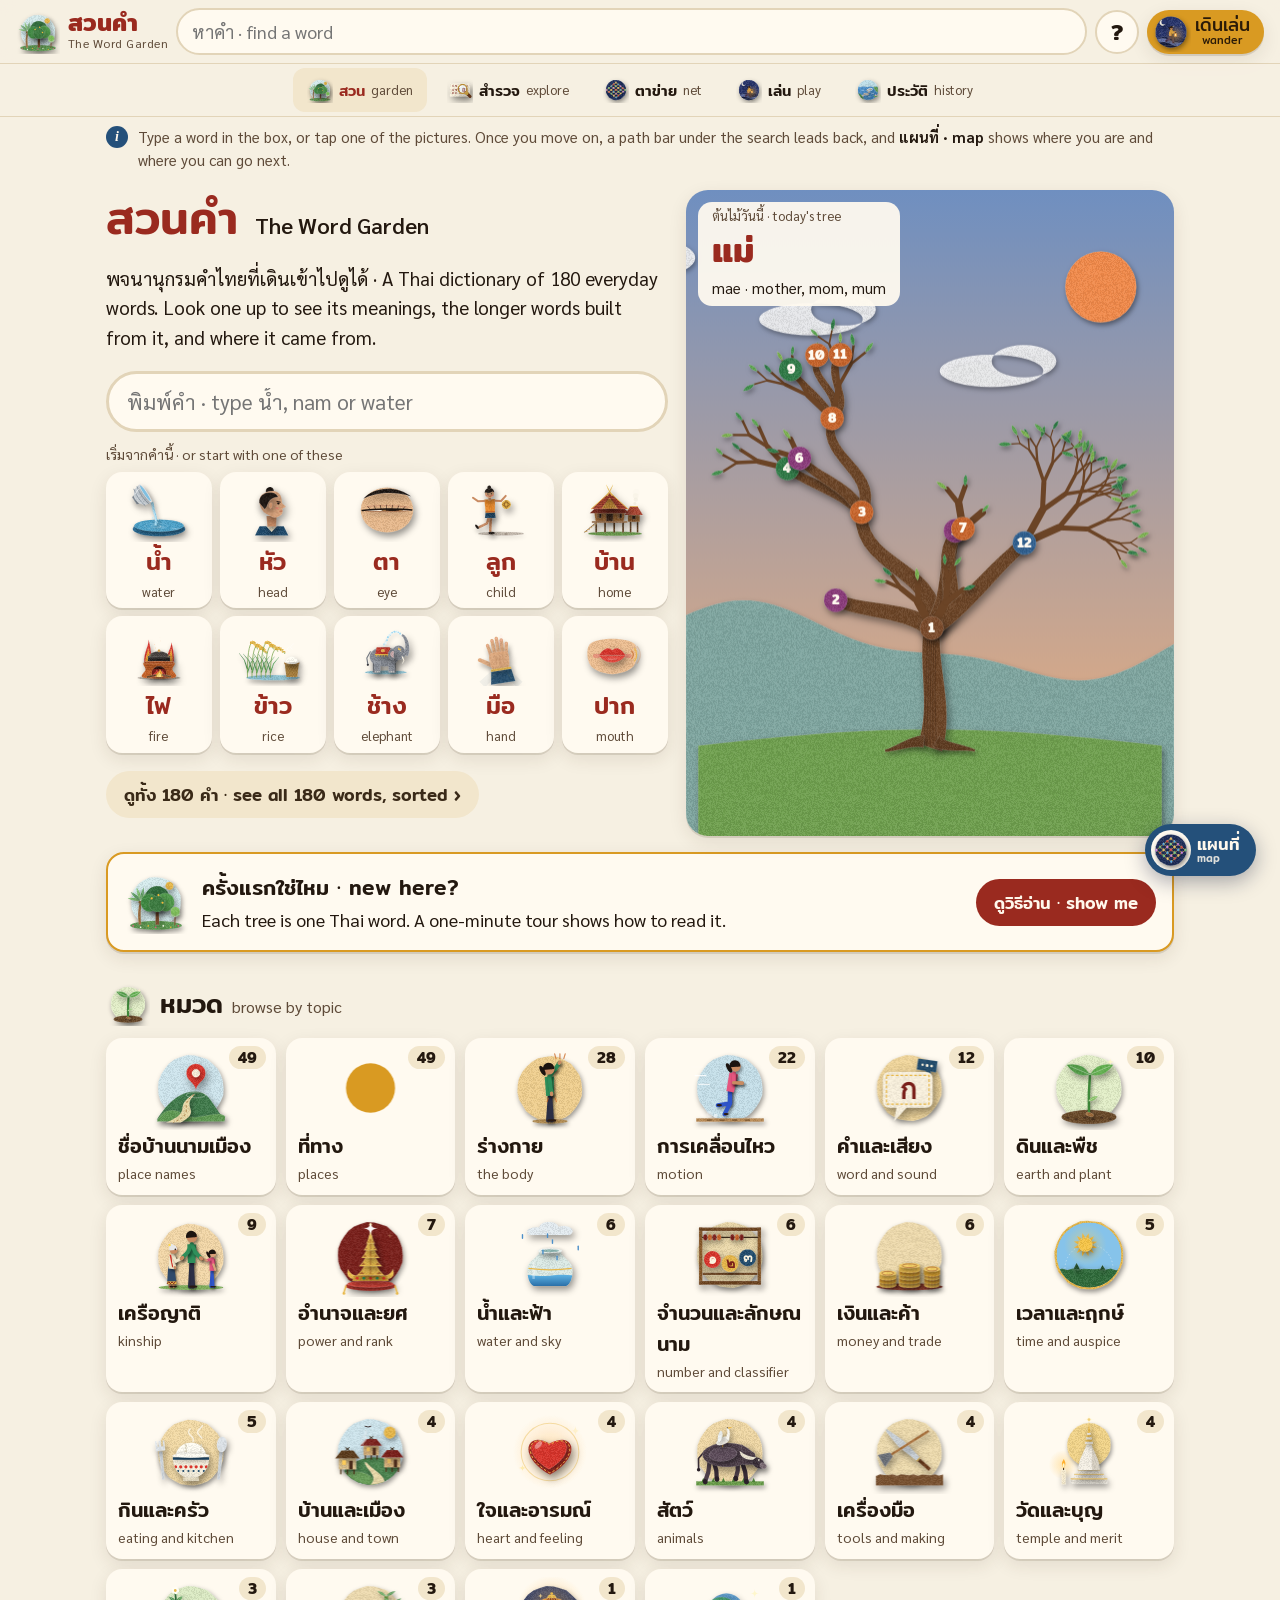
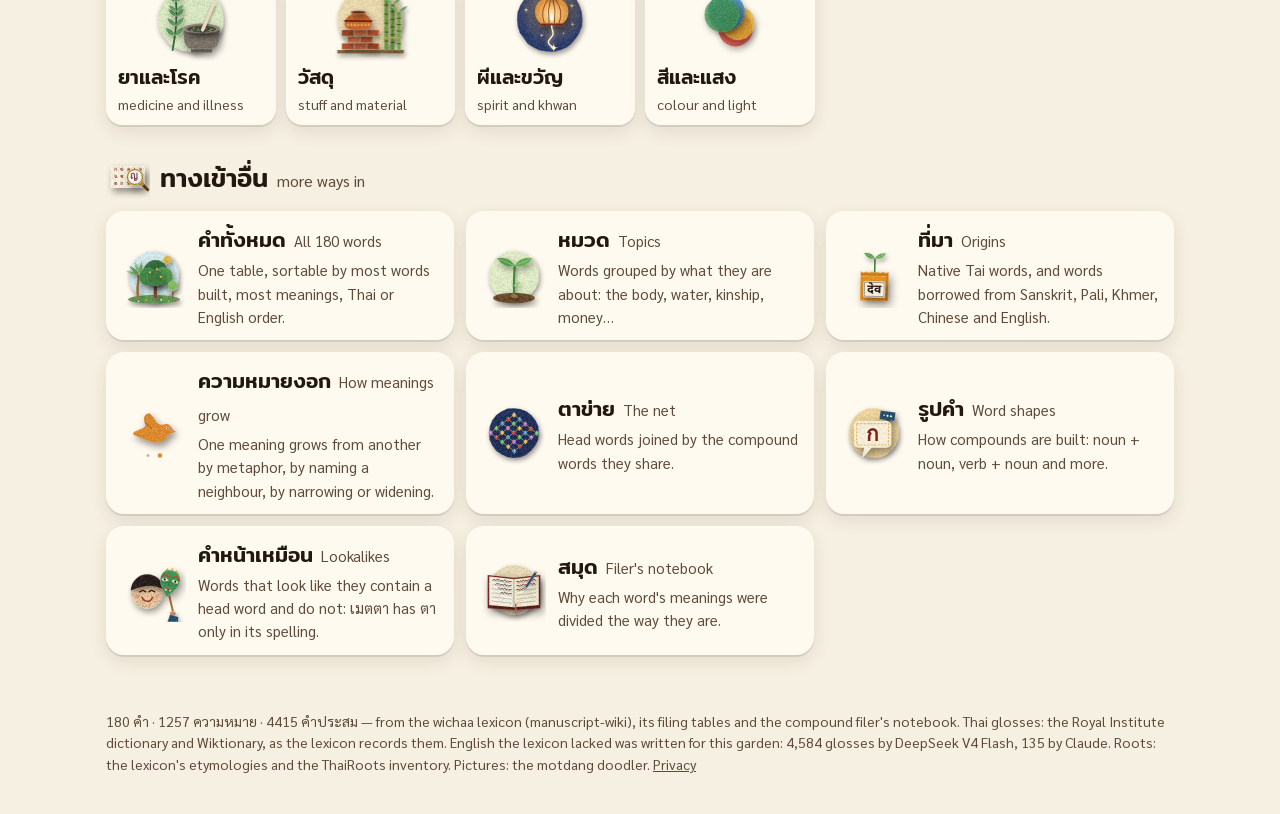
<file: docs/index.html>
<!doctype html>
<html lang="th" translate="no" class="notranslate">
<head>
<meta charset="utf-8">
<meta name="viewport" content="width=device-width, initial-scale=1, viewport-fit=cover">
<meta name="google" content="notranslate">
<meta name="robots" content="notranslate">
<title>สวนคำ · The Word Garden</title>
<meta name="description" content="180 Thai words grown as fractal trees: every sense a branch, every compound a leaf, every lookalike a weed. Wander from word to word.">
<meta property="og:title" content="สวนคำ · The Word Garden">
<meta property="og:description" content="180 Thai words grown as fractal trees. One leaf, one word.">
<meta property="og:image" content="https://nanobotco.github.io/suan-kham/card.png">
<meta property="og:image:alt" content="Card: Suan Kham, The Word Garden, 180 Thai words grown as fractal trees">
<meta property="og:url" content="https://nanobotco.github.io/suan-kham/">
<meta property="og:type" content="website">
<meta name="twitter:card" content="summary_large_image">
<link rel="canonical" href="https://nanobotco.github.io/suan-kham/">
<meta name="theme-color" content="#f6f0e2">
<link rel="icon" href="icon.svg">
<link rel="preconnect" href="https://fonts.googleapis.com">
<link rel="preconnect" href="https://fonts.gstatic.com" crossorigin>
<link href="https://fonts.googleapis.com/css2?family=Mitr:wght@400;500;600&family=Sarabun:ital,wght@0,400;0,600;0,700;1,400&display=swap" rel="stylesheet">
<script>if(/[.]translate[.]goog$/.test(location.hostname))location.replace("https://"+location.hostname.slice(0,-15).replace(/--/g,"~").replace(/-/g,".").replace(/~/g,"-")+location.pathname+location.search.replace(/([?&])_x_tr_[^&]*/g,"$1").replace(/[?&]+$/,"").replace(/[?]&+/,"?")+location.hash)</script>
<link href="https://fonts.googleapis.com/css2?family=Noto+Sans:wght@400;600&family=Noto+Sans+Lao&family=Noto+Sans+Tai+Tham&family=Noto+Sans+Tai+Viet&family=Noto+Sans+New+Tai+Lue&family=Noto+Sans+Myanmar&family=Noto+Sans+Tai+Le&family=Noto+Sans+Ahom&family=Noto+Sans+Devanagari&family=Noto+Sans+Khmer&display=swap" rel="stylesheet">
<link rel="stylesheet" href="app.css">
</head>
<body>
<header class="top">
  <a class="brand" href="#/"><canvas class="brand-pic" width="44" height="44" data-mark="x:garden"></canvas><span><b>สวนคำ</b><small>The Word Garden</small></span></a>
  <form class="find" role="search" onsubmit="return false"><input id="q" type="search" autocomplete="off" placeholder="หาคำ · find a word" aria-label="หาคำ · find a word in Thai, romanised or English"><div id="hits" class="hits" hidden></div></form>
  <button id="help" class="iconbtn" aria-label="วิธีดูต้นไม้ · how to read a tree" title="วิธีดูต้นไม้ · how to read a tree">?</button>
  <button id="wander" class="wander" title="เดินเล่น · wander to a linked word"><canvas width="40" height="40" data-mark="x:wander"></canvas><span>เดินเล่น<small>wander</small></span></button>
</header>
<nav class="nav" id="nav" aria-label="ส่วนต่าง ๆ · sections">
  <a href="#/" data-t="home"><canvas data-mark="x:garden"></canvas><b>สวน</b><small>garden</small></a>
  <a href="#/explore" data-t="explore"><canvas data-mark="x:search"></canvas><b>สำรวจ</b><small>explore</small></a>
  <a href="#/net" data-t="net"><canvas data-mark="x:net"></canvas><b>ตาข่าย</b><small>net</small></a>
  <a href="#/play" data-t="play"><canvas data-mark="x:wander"></canvas><b>เล่น</b><small>play</small></a>
  <a href="#/trail" data-t="trail"><canvas data-mark="x:trail"></canvas><b>ประวัติ</b><small>history</small></a>
</nav>
<nav id="crumbs" class="crumbbar" aria-label="เส้นทาง · where you are" hidden></nav>
<div id="hintbar" class="hintbar" hidden></div>
<main id="main" tabindex="-1"><div class="loading"><canvas width="160" height="160" data-mark="x:garden"></canvas><p>กำลังปลูก… planting…</p></div></main>
<footer class="foot" id="foot"></footer>
<div id="sheet" class="sheet" role="dialog" aria-modal="false" aria-label="กิ่ง · branch" hidden></div>
<button id="mapbtn" class="mapfab" aria-label="แผนที่ · map of where you are and where to go next"><canvas data-mark="x:net"></canvas><span>แผนที่<small>map</small></span></button>
<div id="map" class="mapov" role="dialog" aria-modal="true" aria-label="แผนที่ · map" hidden></div>
<div id="guide" class="guide" role="dialog" aria-modal="true" aria-label="วิธีดูต้นไม้ · how to read a tree" hidden></div>
<script src="skyline.js"></script>
<script src="doodler.js"></script>
<script src="doodler-kham-heads.js"></script>
<script src="doodler-kham-marks.js"></script>
<script src="tree.js"></script>
<script src="app.js"></script>
</body>
</html>
</file>
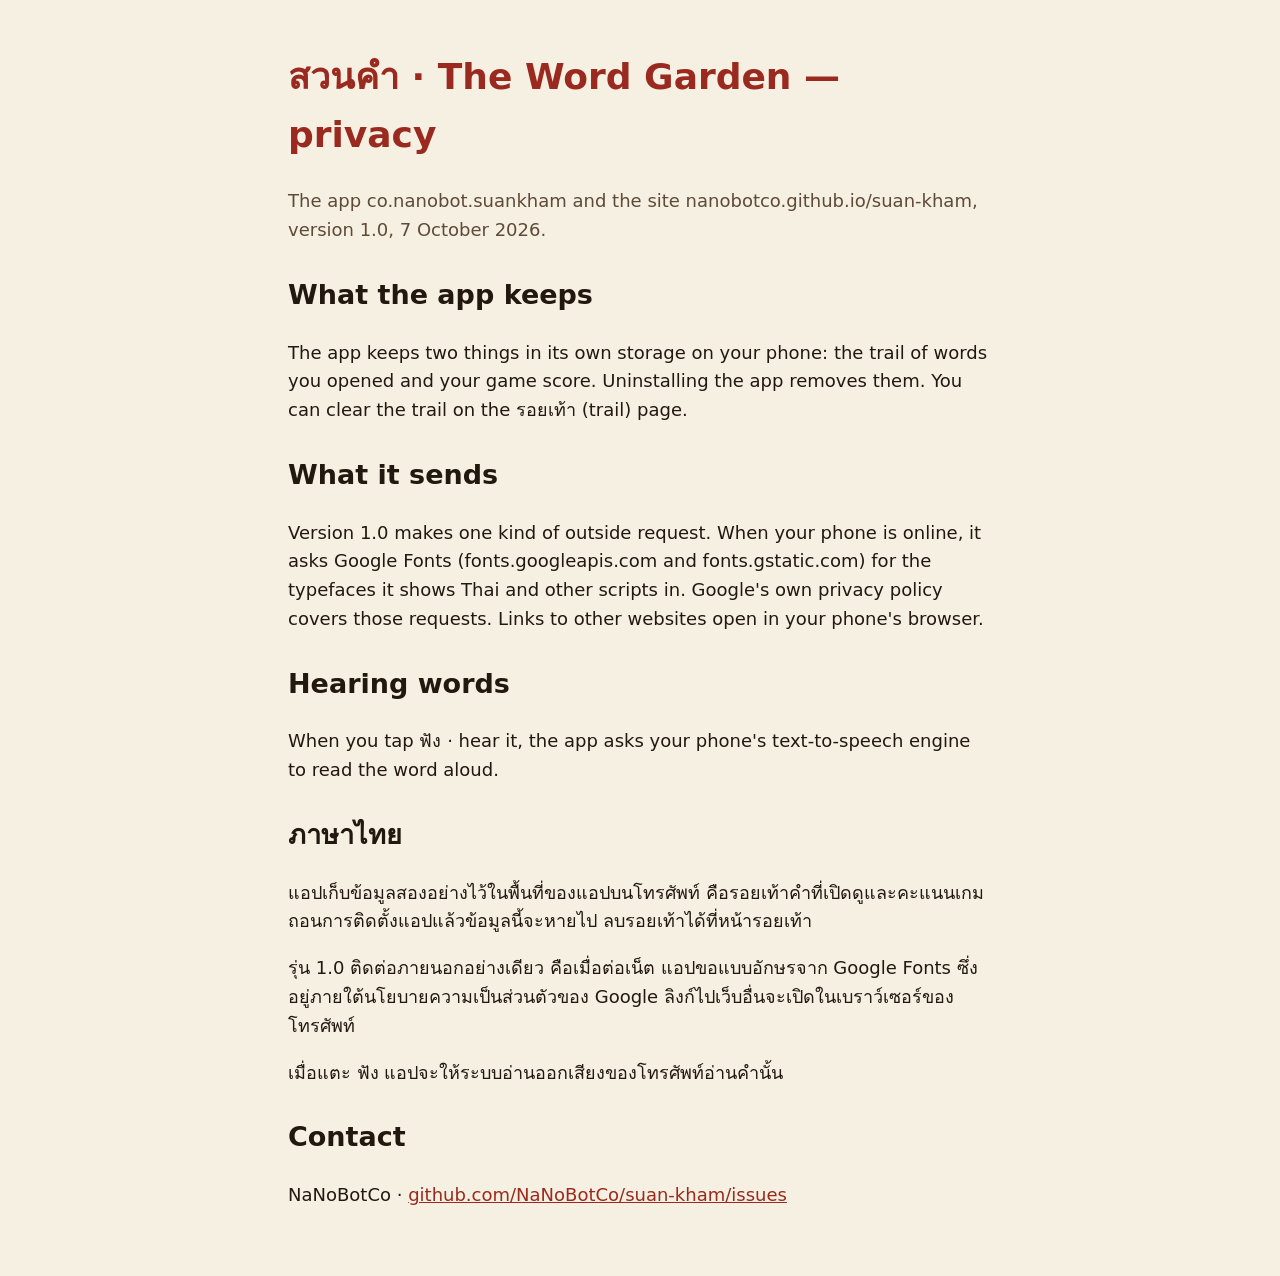
<file: docs/privacy.html>
<!doctype html><html lang="th" translate="no" class="notranslate"><head><meta charset="utf-8"><meta name="viewport" content="width=device-width, initial-scale=1">
<meta name="google" content="notranslate"><title>สวนคำ · Privacy</title>
<style>:root{--bg:#f6f0e2;--fg:#23180f;--soft:#5e4a38;--red:#9a2a1f}@media (prefers-color-scheme:dark){:root{--bg:#1a1612;--fg:#f4ead6;--soft:#c9b79a;--red:#e8735f;color-scheme:dark}}
body{margin:0;background:var(--bg);color:var(--fg);font:18px/1.6 "Sarabun",system-ui,sans-serif}main{max-width:44rem;margin:0 auto;padding:24px 16px 48px}h1{color:var(--red);font-weight:600}h2{margin-top:28px}p,li{max-width:65ch}.muted{color:var(--soft)}a{color:var(--red)}</style></head>
<body><main>
<h1>สวนคำ · The Word Garden — privacy</h1>
<p class="muted">The app co.nanobot.suankham and the site nanobotco.github.io/suan-kham, version 1.0, 7 October 2026.</p>
<h2>What the app keeps</h2>
<p>The app keeps two things in its own storage on your phone: the trail of words you opened and your game score. Uninstalling the app removes them. You can clear the trail on the รอยเท้า (trail) page.</p>
<h2>What it sends</h2>
<p>Version 1.0 makes one kind of outside request. When your phone is online, it asks Google Fonts (fonts.googleapis.com and fonts.gstatic.com) for the typefaces it shows Thai and other scripts in. Google's own privacy policy covers those requests. Links to other websites open in your phone's browser.</p>
<h2>Hearing words</h2>
<p>When you tap ฟัง · hear it, the app asks your phone's text-to-speech engine to read the word aloud.</p>
<h2>ภาษาไทย</h2>
<p>แอปเก็บข้อมูลสองอย่างไว้ในพื้นที่ของแอปบนโทรศัพท์ คือรอยเท้าคำที่เปิดดูและคะแนนเกม ถอนการติดตั้งแอปแล้วข้อมูลนี้จะหายไป ลบรอยเท้าได้ที่หน้ารอยเท้า</p>
<p>รุ่น 1.0 ติดต่อภายนอกอย่างเดียว คือเมื่อต่อเน็ต แอปขอแบบอักษรจาก Google Fonts ซึ่งอยู่ภายใต้นโยบายความเป็นส่วนตัวของ Google ลิงก์ไปเว็บอื่นจะเปิดในเบราว์เซอร์ของโทรศัพท์</p>
<p>เมื่อแตะ ฟัง แอปจะให้ระบบอ่านออกเสียงของโทรศัพท์อ่านคำนั้น</p>
<h2>Contact</h2>
<p>NaNoBotCo · <a href="https://github.com/NaNoBotCo/suan-kham/issues">github.com/NaNoBotCo/suan-kham/issues</a></p>
</main></body></html>
</file>
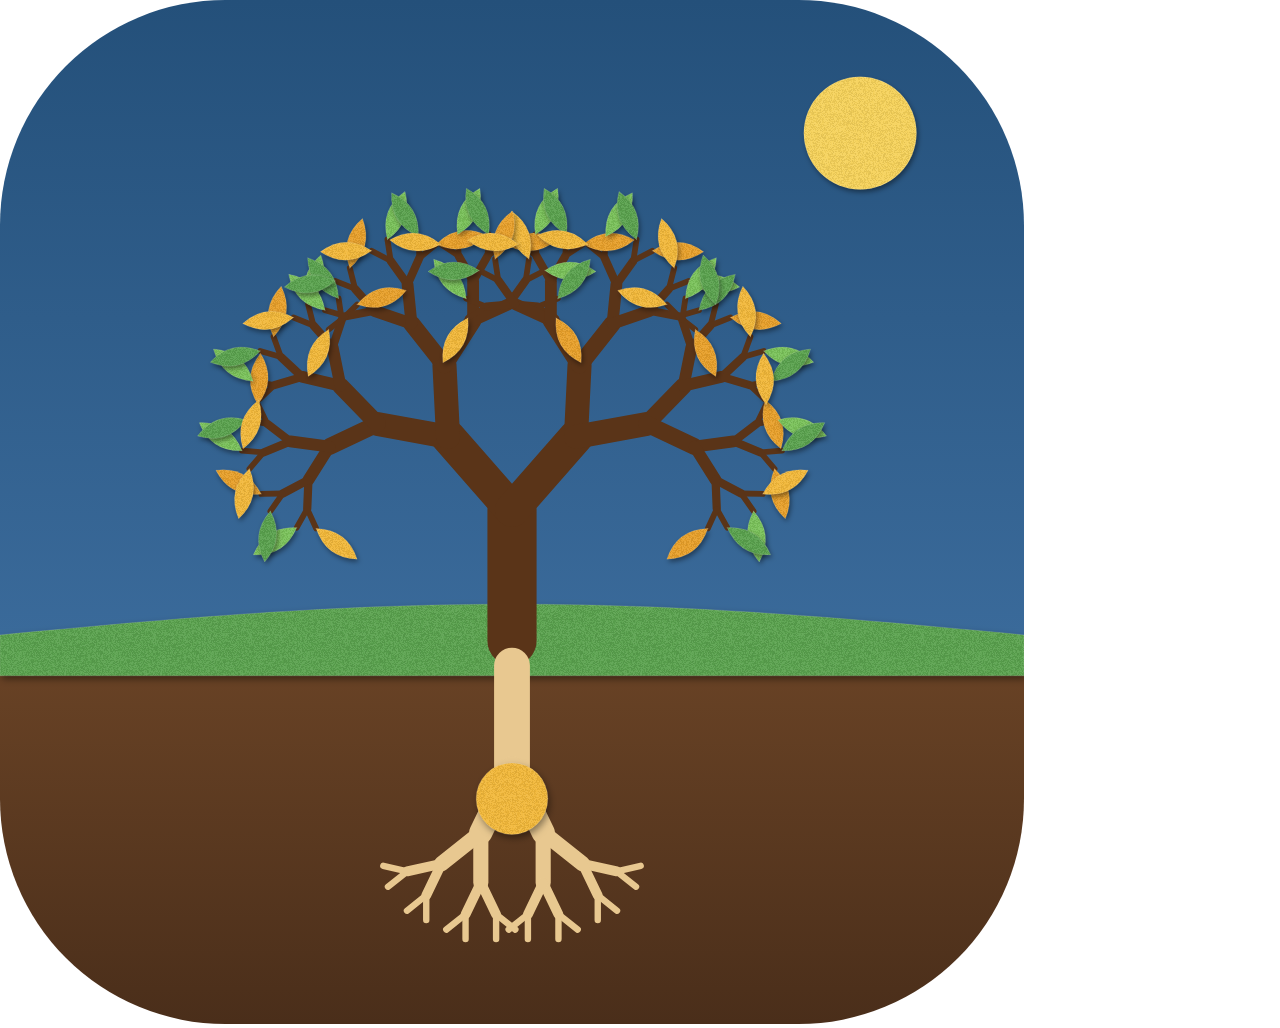
<file: tools/icon.html>
<!doctype html><meta charset=utf-8><body style="margin:0;background:transparent">
<canvas id=c width=1024 height=1024 style="width:1024px;height:1024px"></canvas>
<script src="../src/skyline.js"></script>
<script>
/* the launcher icon: a paper-cut fractal tree, leaves above the ground line, roots below */
var c=document.getElementById('c').getContext('2d'),S=1024,P=MDSKY.paper,full=location.hash!=='#round';
c.scale(1,1);
function rr(q,x,y,w,h,r){q.beginPath();q.moveTo(x+r,y);q.arcTo(x+w,y,x+w,y+h,r);q.arcTo(x+w,y+h,x,y+h,r);q.arcTo(x,y+h,x,y,r);q.arcTo(x,y,x+w,y,r);q.closePath();}
var g=c.createLinearGradient(0,0,0,S);g.addColorStop(0,'#24507a');g.addColorStop(0.62,'#3a6a9a');g.addColorStop(0.62,'#6b4426');g.addColorStop(1,'#4a2e1a');
c.save();rr(c,0,0,S,S,location.hash==='#square'?1:full?S*0.22:S*0.5);c.clip();c.fillStyle=g;c.fillRect(0,0,S,S);
P(c,function(q){q.beginPath();q.arc(S*0.84,S*0.13,S*0.055,0,6.283);},'#f6d25a',0.6);
P(c,function(q){q.beginPath();q.moveTo(0,S*0.635);for(var x=0;x<=S;x+=16)q.lineTo(x,S*0.62-Math.cos((x/S-0.5)*Math.PI)*S*0.03);q.lineTo(S,S*0.66);q.lineTo(0,S*0.66);q.closePath();},'#5aa24e',1);
var gy=S*0.62,cx=S/2;
function seg(x,y,a,l,w,d,col){var x2=x+Math.cos(a)*l,y2=y+Math.sin(a)*l;c.strokeStyle=col;c.lineWidth=w;c.lineCap='round';c.beginPath();c.moveTo(x,y);c.lineTo(x2,y2);c.stroke();return[x2,y2];}
var leaves=[];
function tree(x,y,a,l,w,d){var e=seg(x,y,a,l,w,d,'#5a3418');if(d===0){leaves.push(e.concat(a));return;}var sp=0.42+0.05*d;tree(e[0],e[1],a-sp,l*0.74,w*0.7,d-1);tree(e[0],e[1],a+sp,l*0.74,w*0.7,d-1);}
tree(cx,gy+6,-Math.PI/2,S*0.128,S*0.048,6);
leaves.forEach(function(L,i){var col=['#f2b83a','#7ac25a','#5aa24e','#e8a02a'][i%4];P(c,function(q){var x=L[0],y=L[1],a=L[2]+(i%2?0.5:-0.5),len=S*0.05,ex=x+Math.cos(a)*len,ey=y+Math.sin(a)*len,px=-Math.sin(a)*len*0.35,py=Math.cos(a)*len*0.35;q.beginPath();q.moveTo(x,y);q.quadraticCurveTo((x+ex)/2+px,(y+ey)/2+py,ex,ey);q.quadraticCurveTo((x+ex)/2-px,(y+ey)/2-py,x,y);q.closePath();},col,0.5);});
function root(x,y,a,l,w,d){var e=seg(x,y,a,l,w,d,'#e8c890');if(d===0)return;root(e[0],e[1],a-0.45,l*0.7,w*0.65,d-1);root(e[0],e[1],a+0.45,l*0.7,w*0.65,d-1);}
root(cx,gy+S*0.03,Math.PI/2,S*0.1,S*0.035,4);
P(c,function(q){q.beginPath();q.arc(cx,S*0.78,S*0.035,0,6.283);},'#f2b83a',1);
c.restore();
</script>
</file>
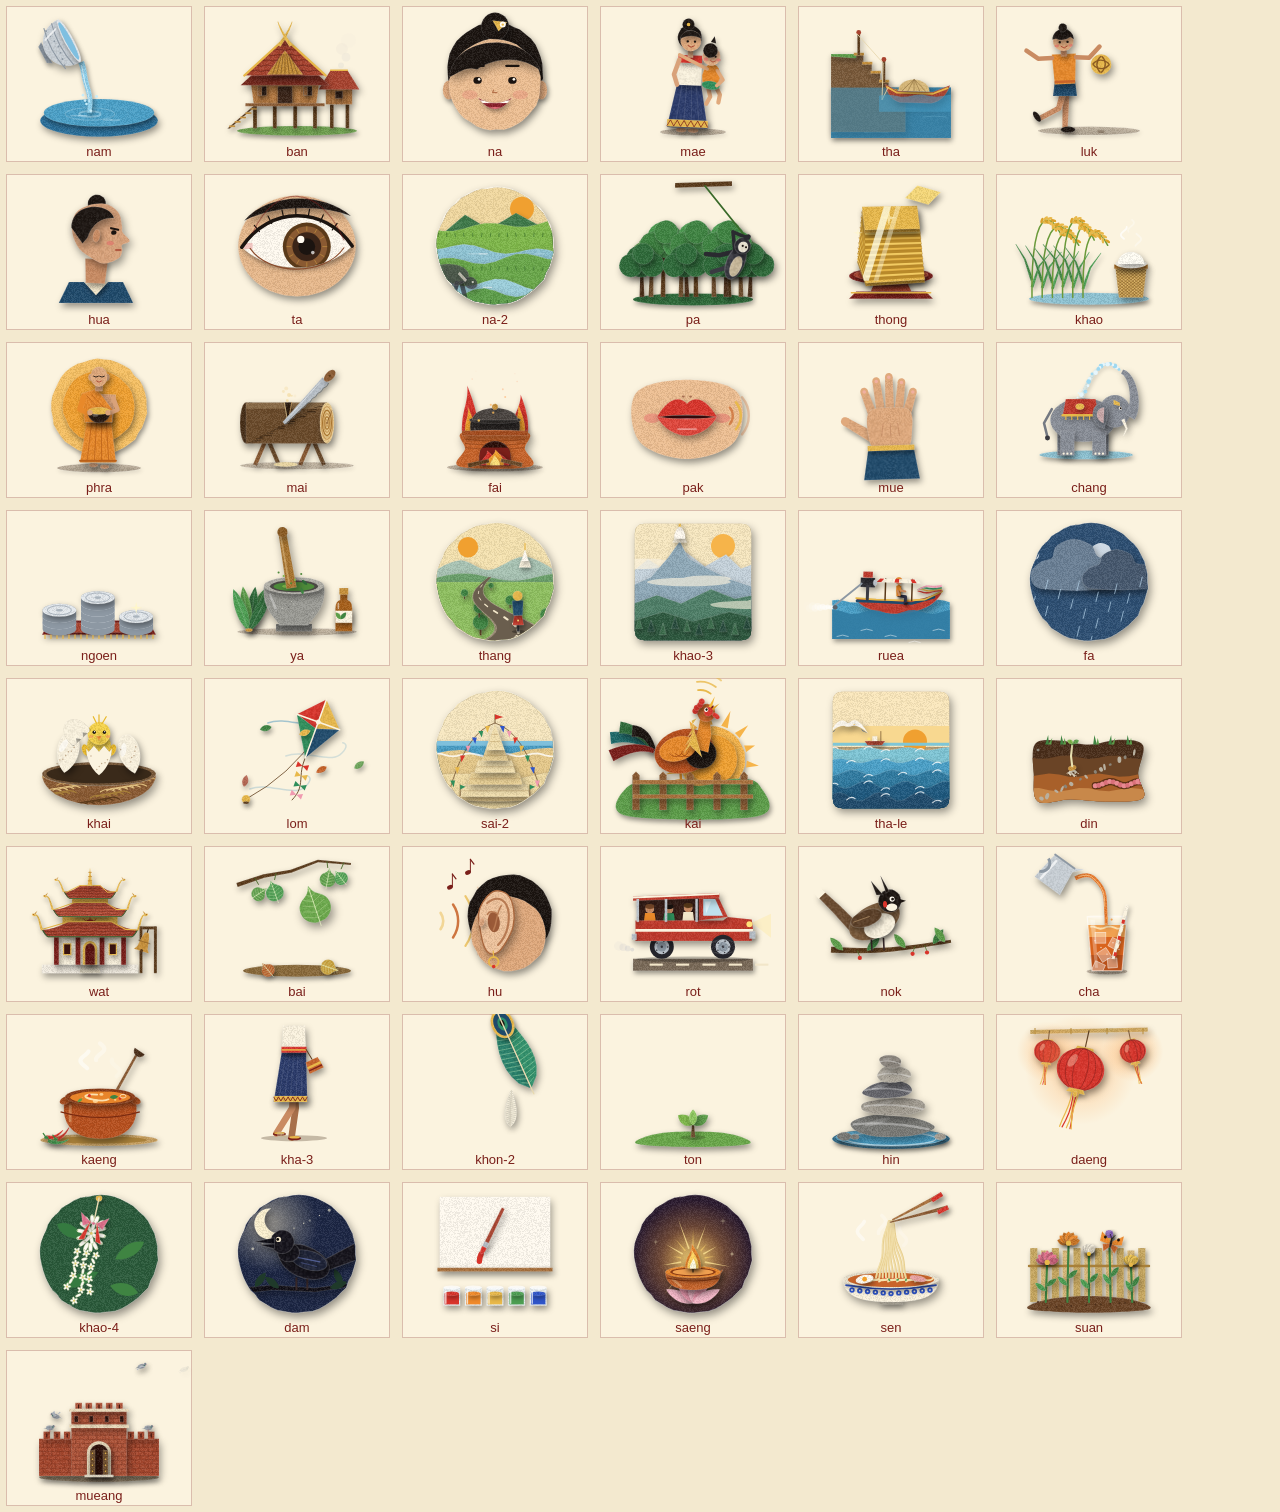
<file: tools/sheet-heads.html>
<!doctype html>
<meta charset="utf-8">
<title>Word Garden: the heads</title>
<style>html,body{margin:0;background:#f3e9cf}canvas{display:block}</style>
<canvas id="c"></canvas>
<script src="../src/skyline.js"></script>
<script src="../src/doodler.js"></script>
<script src="../src/doodler-kham-heads.js"></script>
<script>
/* #time[,s[,key]]  e.g. #1234  or  #2900,60  or  #1234,160,ta   (#live animates) */
(function () {
  var h = location.hash.replace('#', ''), live = h === 'live', a = h.split(','), t0 = live ? 0 : (+a[0] || 1234), s = +a[1] || 60, only = a[2] || '';
  var H = window.MDKHAMHEADS, keys = only ? [only] : H.keys, cv = document.getElementById('c'), c = cv.getContext('2d');
  var cw = Math.round(s * 3.3), ch = Math.round(s * 2.3 + 30), cols = Math.max(1, Math.floor(innerWidth / cw)), rows = Math.ceil(keys.length / cols), dpr = window.devicePixelRatio || 1;
  cv.width = innerWidth * dpr; cv.height = rows * ch * dpr; cv.style.width = innerWidth + 'px'; cv.style.height = rows * ch + 'px';
  function frame(t) {
    c.setTransform(dpr, 0, 0, dpr, 0, 0); c.clearRect(0, 0, innerWidth, rows * ch);
    keys.forEach(function (k, i) {
      var cx = (i % cols) * cw, cy = Math.floor(i / cols) * ch;
      c.fillStyle = '#fbf3df'; c.fillRect(cx + 6, cy + 6, cw - 12, ch - 12);
      c.strokeStyle = 'rgba(122,31,26,.25)'; c.strokeRect(cx + 6.5, cy + 6.5, cw - 13, ch - 13);
      c.save(); c.beginPath(); c.rect(cx + 6, cy + 6, cw - 12, ch - 12); c.clip();
      var ok = H.draw(k, c, cx + cw / 2, cy + 6 + (ch - 36) / 2 + 6, s, t); c.restore();
      c.fillStyle = ok ? '#7a1f1a' : '#d00'; c.font = '13px sans-serif'; c.textAlign = 'center'; c.fillText(k + (ok ? '' : ' ???'), cx + cw / 2, cy + ch - 12);
    });
  }
  if (live) { (function loop(n) { frame(n); requestAnimationFrame(loop); })(0); } else frame(t0);
})();
</script>
</file>
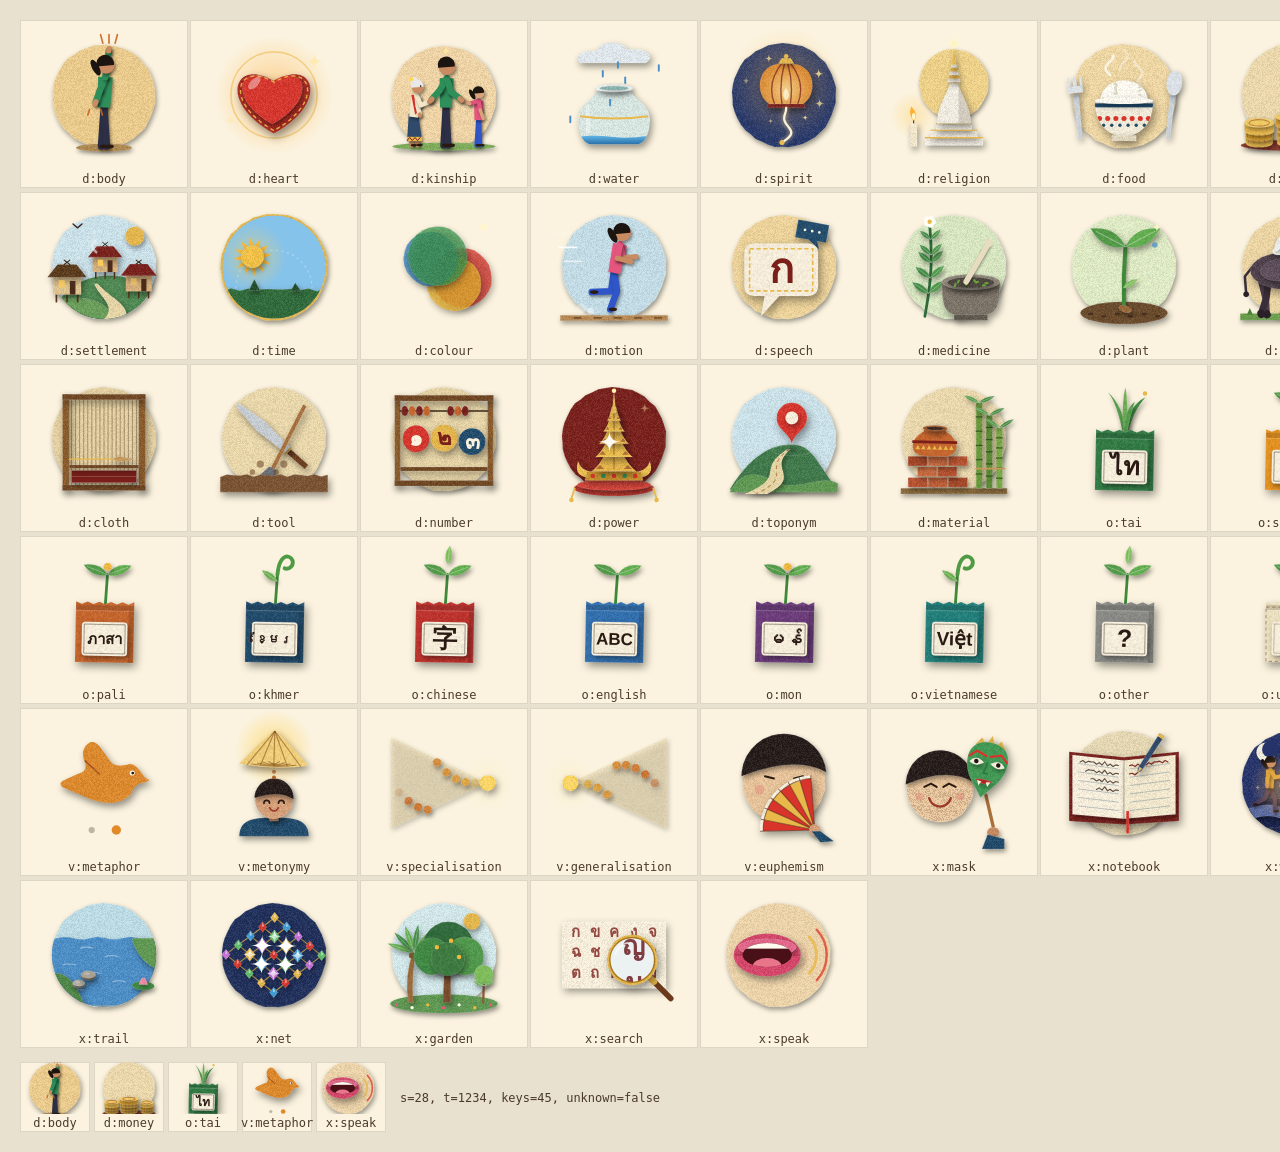
<file: tools/sheet-marks.html>
<!doctype html><meta charset=utf-8><body style="margin:0;background:#e9e1cf">
<canvas id=c></canvas>
<script src="../src/skyline.js"></script><script src="../src/doodler.js"></script><script src="../src/doodler-kham-marks.js"></script>
<script>
/* hash: 1234  or  1234/d:body,d:heart  (the keys after the slash are drawn at s=140 first) */
var parts = (location.hash.slice(1) || '1234').split('/'), t = +parts[0] || 1234, big = parts[1] ? parts[1].split(',') : [];
var M = MDKHAMMARKS, keys = M.keys, W = 1400, dpr = window.devicePixelRatio || 1, cv = document.getElementById('c'), c = cv.getContext('2d');
var cw = 168, ch = 168, cols = 8, rows = Math.ceil(keys.length / cols), H = 20 + big.length * 330 + rows * ch + 120;
cv.width = W * dpr; cv.height = H * dpr; cv.style.width = W + 'px'; cv.style.height = H + 'px'; c.scale(dpr, dpr);
function card(x, y, w, h, key, s) {
  c.save(); c.fillStyle = '#fbf3df'; c.fillRect(x, y, w, h); c.strokeStyle = 'rgba(0,0,0,.12)'; c.strokeRect(x + .5, y + .5, w - 1, h - 1);
  c.beginPath(); c.rect(x, y, w, h - 18); c.clip();
  var ok = M.draw(key, c, x + w / 2, y + (h - 18) / 2, s, t);
  c.restore();
  c.fillStyle = ok ? '#4a3a2a' : '#c00'; c.font = '12px monospace'; c.textAlign = 'center'; c.fillText(key, x + w / 2, y + h - 5);
}
var y0 = 20;
big.forEach(function (k, i) { card(20 + i * 330, y0, 320, 320, k, 140); });
y0 += big.length ? 330 : 0;
keys.forEach(function (k, i) { card(20 + (i % cols) * (cw + 2), y0 + Math.floor(i / cols) * (ch + 4), cw, ch, k, 56); });
y0 += rows * (ch + 4) + 10;
['d:body', 'd:money', 'o:tai', 'v:metaphor', 'x:speak'].forEach(function (k, i) { card(20 + i * 74, y0, 70, 70, k, 28); });
c.fillStyle = '#4a3a2a'; c.font = '12px monospace'; c.textAlign = 'left'; c.fillText('s=28, t=' + t + ', keys=' + keys.length + ', unknown=' + M.draw('nope', c, 0, 0, 10, 0), 400, y0 + 40);
</script>
</file>
<file: docs/app.css>
/* Layout: one column on phones with a thumb bar at the bottom; on wide screens the bar sits under the header
   and the word card stands beside its tree. Paper, bark and leaf colours from the doodler's palette. */
:root {
  --paper: #f6f0e2; --card: #fffaf0; --ink: #23180f; --soft: #5e4a38; --line: #e2d4b8;
  --red: #9a2a1f; --gold: #d99a22; --green: #2f7a46; --indigo: #24507a; --plum: #7a3a6e; --rose: #b04870;
  --bark: #6b4426; --leaf: #4f9a4a; --chip: #f2e6cc; --chip-ink: #3a2a18; --on-red: #fff8ec; --scrim: rgba(35,24,15,.45);
  --shadow: 0 2px 0 rgba(60,40,20,.12), 0 6px 18px rgba(60,40,20,.1);
  --th: "Mitr", "Sarabun", system-ui, sans-serif; --body: "Sarabun", "Noto Sans", system-ui, sans-serif;
  --navh: 64px;
}
@media (prefers-color-scheme: dark) { :root:not([data-theme="light"]) {
  --paper: #1a1612; --card: #26201a; --ink: #f4ead6; --soft: #c9b79a; --line: #3d3328; --chip: #3a3026; --chip-ink: #f4ead6;
  --red: #e8735f; --gold: #f0b84a; --green: #6cc283; --indigo: #7fb0e0; --plum: #d08ac4; --rose: #e888aa; --bark: #c08a5a; --leaf: #7cc06a;
  --on-red: #1a1612; --scrim: rgba(0,0,0,.6); --shadow: 0 2px 0 rgba(0,0,0,.3), 0 6px 18px rgba(0,0,0,.35); color-scheme: dark;
} }
:root[data-theme="dark"] {
  --paper: #1a1612; --card: #26201a; --ink: #f4ead6; --soft: #c9b79a; --line: #3d3328; --chip: #3a3026; --chip-ink: #f4ead6;
  --red: #e8735f; --gold: #f0b84a; --green: #6cc283; --indigo: #7fb0e0; --plum: #d08ac4; --rose: #e888aa; --bark: #c08a5a; --leaf: #7cc06a;
  --on-red: #1a1612; --scrim: rgba(0,0,0,.6); --shadow: 0 2px 0 rgba(0,0,0,.3), 0 6px 18px rgba(0,0,0,.35); color-scheme: dark;
}
* { box-sizing: border-box; }
[hidden] { display: none !important; }
html { -webkit-text-size-adjust: 100%; overflow-x: clip; }
body { margin: 0; background: var(--paper); color: var(--ink); font: 18px/1.55 var(--body); overflow-x: hidden; padding-bottom: calc(var(--navh) + env(safe-area-inset-bottom, 0px)); }
body.has-sheet, body.has-guide { overflow: hidden; }
a { color: inherit; }
button { font: inherit; color: inherit; }
canvas { display: block; }
small { font-size: .72em; }
:focus-visible { outline: 3px solid var(--gold); outline-offset: 2px; }
h1, h2, h3 { font-family: var(--th); font-weight: 500; line-height: 1.2; margin: 0; text-wrap: balance; }
h3 { font-size: 18px; color: var(--soft); margin: 14px 0 8px; }
.muted { color: var(--soft); }
.lede { font-size: 19px; max-width: 62ch; }

/* ---------------------------------------------------------------- top bar */
.top { position: sticky; top: env(safe-area-inset-top, 0px); z-index: 30; display: flex; gap: 8px; align-items: center; padding: 8px 16px; background: color-mix(in srgb, var(--paper) 94%, transparent); backdrop-filter: blur(8px); border-bottom: 1px solid var(--line); }
.brand { display: flex; align-items: center; gap: 8px; text-decoration: none; flex: none; }
.brand b { font: 600 24px/1 var(--th); color: var(--red); display: block; }
.brand small { display: block; color: var(--soft); font-size: 12px; letter-spacing: .04em; }
.brand-pic { width: 44px; height: 44px; }
.iconbtn { flex: none; width: 44px; height: 44px; border-radius: 50%; border: 2px solid var(--line); background: var(--card); font: 600 22px/1 var(--th); cursor: pointer; display: grid; place-items: center; padding: 0; }
.iconbtn.back { font-size: 32px; padding-bottom: 4px; }
.find { position: relative; flex: 1; min-width: 0; }
.find input, .bigfind input { width: 100%; font: 18px var(--body); padding: 10px 14px; border-radius: 999px; border: 2px solid var(--line); background: var(--card); color: var(--ink); }
.find input:focus, .bigfind input:focus { outline: none; border-color: var(--gold); }
.hits { position: absolute; left: 0; right: 0; top: calc(100% + 6px); z-index: 40; background: var(--card); border-radius: 16px; box-shadow: var(--shadow); max-height: 65vh; overflow: auto; padding: 6px; min-width: min(420px, calc(100vw - 32px)); }
.hits a { display: grid; grid-template-columns: auto 1fr auto; grid-template-areas: "t r k" "t e e"; gap: 0 10px; align-items: baseline; padding: 8px 10px; border-radius: 10px; text-decoration: none; }
.hits a:hover, .hits a.on { background: var(--chip); }
.hits .t { grid-area: t; font: 500 24px var(--th); align-self: center; }
.hits .r { grid-area: r; color: var(--soft); font-size: 15px; }
.hits .e { grid-area: e; font-size: 15px; }
.hits .kind { grid-area: k; font-size: 12px; border-radius: 999px; padding: 1px 8px; white-space: nowrap; }
.hits .kind.tree { background: var(--green); color: var(--on-red); }
.hits .kind.leaf { background: var(--chip); border: 1px solid var(--line); }
.hits-head { font-size: 13px; color: var(--soft); padding: 4px 10px; }
.hits-none { padding: 12px; font-size: 16px; }
.wander { display: flex; align-items: center; gap: 4px; border: 0; background: var(--gold); color: #2a1a08; border-radius: 999px; padding: 2px 14px 2px 4px; cursor: pointer; flex: none; box-shadow: var(--shadow); font-family: var(--th); line-height: 1.05; min-height: 44px; }
.wander canvas { width: 40px; height: 40px; }
.wander small { display: block; font-size: 11px; }

/* ---------------------------------------------------------------- the five places */
.nav { position: fixed; left: 0; right: 0; bottom: 0; z-index: 30; display: grid; grid-template-columns: repeat(5, 1fr); background: var(--card); border-top: 1px solid var(--line); padding: 4px 4px env(safe-area-inset-bottom, 0px); box-shadow: 0 -4px 16px rgba(40,25,10,.08); }
.nav a { display: flex; flex-direction: column; align-items: center; text-decoration: none; padding: 2px 0 4px; border-radius: 12px; line-height: 1.1; min-height: 56px; color: var(--soft); }
.nav a canvas { width: 30px; height: 30px; }
.nav a b { font: 500 15px var(--th); color: var(--ink); }
.nav a small { font-size: 11px; }
.nav a.on { background: var(--chip); }
.nav a.on b { color: var(--red); }

main { max-width: 1100px; margin: 0 auto; padding: 10px 16px 32px; outline: none; }
.loading { text-align: center; padding: 48px 0; color: var(--soft); font: 500 28px var(--th); }
.loading canvas { margin: 0 auto; width: 120px; height: 120px; }

/* ---------------------------------------------------------------- shared pieces */
h2 { font-size: 26px; margin: 30px 0 12px; display: flex; align-items: center; gap: 10px; }
h2 small { color: var(--soft); font: 16px var(--body); }
h2 canvas { width: 44px; height: 44px; flex: none; }
.card { background: var(--card); border-radius: 18px; box-shadow: var(--shadow); padding: 16px; }
.chips { display: flex; flex-wrap: wrap; gap: 8px; }
.chip { display: inline-flex; flex-direction: column; text-decoration: none; background: var(--chip); color: var(--chip-ink); border-radius: 14px; padding: 7px 12px; line-height: 1.2; cursor: pointer; border: 2px solid transparent; text-align: left; min-height: 44px; justify-content: center; }
.chip b { font: 500 22px var(--th); }
.chip i { font-style: normal; font-size: 13px; opacity: .8; }
.chip span { font-size: 14px; }
.chip:hover { border-color: var(--gold); }
.chip.on { border-color: var(--red); background: color-mix(in srgb, var(--red) 12%, var(--chip)); }
.chip.sm b { font-size: 19px; }
.pill { display: inline-flex; align-items: center; gap: 6px; text-decoration: none; background: var(--chip); color: var(--chip-ink); border-radius: 999px; padding: 4px 12px 4px 4px; font-size: 15px; min-height: 38px; }
.pill canvas { width: 30px; height: 30px; }
.btn { white-space: normal; max-width: 100%; text-align: center; display: inline-flex; align-items: center; gap: 6px; border: 0; background: var(--red); color: var(--on-red); border-radius: 999px; padding: 10px 18px; font: 500 17px var(--th); text-decoration: none; cursor: pointer; min-height: 44px; }
.btn.ghost { background: var(--chip); color: var(--chip-ink); }
.lnk { border: 0; background: none; padding: 0; color: var(--red); text-decoration: underline; cursor: pointer; font: inherit; }
.grid { display: grid; gap: 14px; grid-template-columns: repeat(auto-fill, minmax(230px, 1fr)); }
.tile { text-decoration: none; display: block; background: var(--card); border-radius: 18px; box-shadow: var(--shadow); overflow: hidden; }
.tile canvas { width: 100%; height: 150px; }
.tile .cap { padding: 8px 14px 12px; }
.tile .cap b { font: 500 26px var(--th); display: block; }
.tile .cap span { color: var(--soft); font-size: 15px; display: block; }
.tile .cap small { color: var(--soft); font-size: 13px; }
.tile .sub { font-size: 14px; }
.crumbs { display: flex; flex-wrap: wrap; align-items: center; gap: 6px; font-size: 16px; margin: 0 0 4px; }
.crumbs.top { margin-top: 4px; }
.crumbs a { text-decoration: none; background: var(--chip); border-radius: 999px; padding: 4px 12px; font-family: var(--th); display: inline-flex; align-items: center; gap: 6px; }
.crumbs a i { width: 12px; height: 12px; border-radius: 50%; background: var(--c, var(--bark)); display: inline-block; }
.crumbs small { color: var(--soft); font-family: var(--body); }
.thai-link { color: var(--red); text-decoration: none; border-bottom: 1px dotted var(--red); font-family: var(--th); }
.legend { display: flex; flex-wrap: wrap; gap: 6px 16px; font-size: 14px; color: var(--soft); margin: 8px 2px 0; }
.legend i { display: inline-block; width: 14px; height: 14px; border-radius: 50%; vertical-align: -2px; margin-right: 6px; }
.empty { display: flex; gap: 14px; align-items: center; flex-wrap: wrap; }
.empty canvas { width: 90px; height: 90px; flex: none; }

/* folded sections: the heading says what is inside */
.fold { background: var(--card); border-radius: 18px; box-shadow: var(--shadow); margin: 12px 0; overflow: hidden; }
.fold summary { list-style: none; display: flex; align-items: center; gap: 10px; padding: 12px 16px; cursor: pointer; min-height: 56px; }
.fold summary::-webkit-details-marker { display: none; }
.fold summary canvas { width: 38px; height: 38px; flex: none; }
.fold summary span { flex: 1; min-width: 0; }
.fold summary b { font: 500 21px var(--th); }
.fold summary small { color: var(--soft); font-size: 15px; }
.fold summary em { font-style: normal; font: 600 17px var(--th); background: var(--chip); border-radius: 999px; padding: 2px 10px; }
.fold summary::after { content: "›"; font: 600 26px var(--th); color: var(--soft); transition: transform .2s; }
.fold[open] summary::after { transform: rotate(90deg); }
.fold-in { padding: 0 16px 16px; min-width: 0; }
.fold-in > .card { box-shadow: none; border: 1px solid var(--line); }

/* ---------------------------------------------------------------- home */
.home-hero { display: grid; gap: 18px; grid-template-columns: 1.15fr 1fr; align-items: stretch; margin-top: 8px; }
.hh-text h1 { font-size: 46px; color: var(--red); }
.hh-text h1 small { font: 600 22px var(--body); color: var(--ink); }
.bigfind { position: relative; margin: 14px 0 8px; }
.bigfind input { font-size: 21px; padding: 14px 18px; border-width: 3px; }
.starter-h { font-size: 14px; color: var(--soft); margin: 12px 0 6px; }
.starters { display: grid; grid-template-columns: repeat(5, 1fr); gap: 8px; }
.starter { text-decoration: none; background: var(--card); border-radius: 16px; box-shadow: var(--shadow); padding: 6px 4px 8px; text-align: center; line-height: 1.15; }
.starter canvas { width: 100%; height: 64px; }
.starter b { font: 500 24px var(--th); display: block; color: var(--red); }
.starter span { font-size: 13px; color: var(--soft); }
.today { position: relative; display: block; border-radius: 22px; overflow: hidden; box-shadow: var(--shadow); min-height: 360px; text-decoration: none; }
.today canvas { position: absolute; inset: 0; width: 100%; height: 100%; }
.today .tag { position: absolute; left: 12px; top: 12px; background: rgba(255,250,240,.94); color: #23180f; border-radius: 14px; padding: 6px 14px 8px; line-height: 1.2; }
.today .tag small { display: block; color: #5e4a38; font-size: 13px; }
.today .tag b { font: 600 34px var(--th); color: #9a2a1f; display: block; }
.today .tag span { font-size: 15px; }
.invite { display: flex; gap: 14px; align-items: center; margin-top: 16px; flex-wrap: wrap; border: 2px solid var(--gold); }
.invite canvas { width: 64px; height: 64px; flex: none; }
.invite div { flex: 1; min-width: 200px; }
.invite p { margin: 2px 0 0; }
.invite b { font: 500 21px var(--th); }
.continue { display: flex; align-items: baseline; gap: 10px; flex-wrap: wrap; margin-top: 14px; text-decoration: none; }
.continue small { color: var(--soft); width: 100%; font-size: 14px; }
.continue b { font: 500 30px var(--th); color: var(--red); }
.continue em { margin-left: auto; font: 600 28px var(--th); font-style: normal; color: var(--soft); }
.topics { display: grid; gap: 10px; grid-template-columns: repeat(auto-fill, minmax(160px, 1fr)); }
.topic { position: relative; text-decoration: none; background: var(--card); border-radius: 16px; box-shadow: var(--shadow); padding: 8px 12px 12px; line-height: 1.2; }
.topic canvas { width: 100%; height: 84px; }
.topic b { font: 500 20px var(--th); display: block; }
.topic span { font-size: 14px; color: var(--soft); }
.topic em { position: absolute; top: 8px; right: 10px; font: 600 15px var(--th); font-style: normal; background: var(--chip); border-radius: 999px; padding: 0 9px; }
.ways { display: grid; gap: 12px; grid-template-columns: repeat(auto-fill, minmax(300px, 1fr)); }
.way { display: flex; gap: 12px; align-items: center; text-decoration: none; background: var(--card); border-radius: 18px; box-shadow: var(--shadow); padding: 12px 16px; }
.way canvas { width: 64px; height: 64px; flex: none; }
.way b { font: 500 21px var(--th); }
.way b small { font: 15px var(--body); color: var(--soft); }
.way p { margin: 2px 0 0; font-size: 15px; color: var(--soft); }

/* ---------------------------------------------------------------- a head word */
.word-head { display: flex; gap: 16px; align-items: center; margin-top: 6px; }
.wh-pic { flex: none; width: 110px; height: 110px; border-radius: 50%; background: var(--chip); overflow: hidden; }
.wh-pic canvas { width: 110px; height: 110px; }
.wh-id { min-width: 0; flex: 1; }
.wh-id .th { font: 500 64px/1.05 var(--th); color: var(--red); margin: 0; word-break: break-word; }
.say { display: flex; flex-wrap: wrap; gap: 2px 14px; align-items: baseline; margin: 4px 0; }
.say .rtgs { font: 600 24px var(--body); }
.say .pb, .say .ipa { color: var(--soft); font-size: 16px; }
.wh-id .en { font-size: 22px; margin: 4px 0 8px; }
.wh-row { display: flex; flex-wrap: wrap; gap: 8px; align-items: center; }
.speak { display: inline-flex; align-items: center; gap: 6px; border: 0; background: var(--chip); color: var(--chip-ink); border-radius: 999px; padding: 4px 14px 4px 4px; cursor: pointer; font-size: 15px; min-height: 40px; }
.speak canvas { width: 32px; height: 32px; }
.speak.sm { padding: 2px; min-height: 36px; }
.stage-wrap { margin-top: 14px; scroll-margin-top: 70px; }
.seg { display: inline-flex; background: var(--chip); border-radius: 999px; padding: 4px; gap: 4px; margin-bottom: 10px; flex-wrap: wrap; }
.seg button { border: 0; background: none; border-radius: 999px; padding: 8px 16px; font: 500 16px var(--th); cursor: pointer; color: var(--chip-ink); min-height: 40px; }
.seg button[aria-selected="true"] { background: var(--card); box-shadow: var(--shadow); color: var(--red); }
.tree-stage { position: relative; border-radius: 22px; overflow: hidden; box-shadow: var(--shadow); height: min(72vh, 640px); min-height: 360px; touch-action: manipulation; }
.tree-stage canvas.tree { width: 100%; height: 100%; cursor: pointer; }
.tree-stage .hint { position: absolute; left: 12px; top: 12px; background: rgba(255,250,240,.92); color: #4a3a28; border-radius: 999px; padding: 4px 12px; font-size: 14px; pointer-events: none; }
.senses { list-style: none; margin: 0; padding: 0; display: grid; gap: 8px; }
.sense-row { width: 100%; display: flex; align-items: center; gap: 12px; text-align: left; border: 0; background: var(--card); border-radius: 16px; box-shadow: var(--shadow); padding: 10px 14px; cursor: pointer; border-left: 8px solid var(--c, var(--bark)); min-height: 60px; }
.sense-row .n, .sh-top .n { flex: none; width: 38px; height: 38px; border-radius: 50%; background: var(--c, var(--bark)); color: #fffaf0; display: grid; place-items: center; font: 600 19px var(--th); }
.sense-row .sx { flex: 1; min-width: 0; line-height: 1.25; }
.sense-row .sx b { font-size: 19px; display: block; }
.sense-row .sx small { color: var(--soft); font-size: 14px; }
.sense-row .cnt { font: 600 18px var(--th); color: var(--green); white-space: nowrap; }
.sense-row .cnt small { font: 13px var(--body); color: var(--soft); }
.sense-row .go { font: 600 26px var(--th); color: var(--soft); }
.rule { font-size: 18px; margin: 0; }
.weed { text-decoration: none; box-shadow: none; border: 1px solid var(--line); }
.weed b { font: 500 24px var(--th); }
.notes .note { border-left: 4px solid var(--line); padding: 4px 0 4px 14px; margin: 10px 0; font-size: 17px; }
.notes .note .d { font-size: 13px; color: var(--soft); }
.notes pre { white-space: pre-wrap; font: 15px/1.45 ui-monospace, Menlo, monospace; background: var(--chip); padding: 8px; border-radius: 8px; overflow-x: auto; }
.roots-list { display: grid; gap: 12px; grid-template-columns: 1fr 1fr; }
.roots-list h3 { margin-top: 0; }
.cog { display: grid; grid-template-columns: auto 1fr; gap: 4px 14px; font-size: 16px; }
.cog .f { font: 600 21px "Sarabun", "Noto Sans", "Noto Sans Lao", "Noto Sans Tai Tham", "Noto Sans Tai Viet", "Noto Sans New Tai Lue", "Noto Sans Myanmar", "Noto Sans Tai Le", "Noto Sans Ahom", "Noto Sans Devanagari", "Noto Sans Khmer", sans-serif; }
.tr-knot { border-left: 6px solid var(--gold); }
.tr-root { font: 600 30px var(--th); color: var(--red); }

/* ---------------------------------------------------------------- the branch panel */
.sheet { position: fixed; z-index: 50; left: 50%; transform: translateX(-50%); bottom: 0; width: min(640px, 100%); max-height: 78vh; overflow: auto; background: var(--card); border-radius: 22px 22px 0 0; box-shadow: 0 -10px 40px rgba(30,20,10,.3); padding: 8px 0 calc(12px + env(safe-area-inset-bottom, 0px)); overscroll-behavior: contain; animation: rise .2s ease-out; }
@keyframes rise { from { transform: translate(-50%, 30px); opacity: .4; } to { transform: translate(-50%, 0); opacity: 1; } }
.sh-grab { width: 48px; height: 5px; border-radius: 3px; background: var(--line); margin: 2px auto 8px; }
.sh-close { position: absolute; right: 12px; top: 10px; width: 44px; height: 44px; border-radius: 50%; border: 0; background: var(--chip); font: 600 26px/1 var(--th); cursor: pointer; }
.sh-top { display: flex; gap: 12px; align-items: center; padding: 4px 64px 8px 18px; }
.sh-top b { font: 600 24px var(--body); display: block; line-height: 1.2; }
.sh-top small { color: var(--soft); font-size: 14px; }
.sh-body { padding: 0 18px; }
.sh-body .gth { color: var(--soft); font-size: 17px; margin: 4px 0 8px; }
.grew { font-size: 16px; background: var(--chip); border-radius: 12px; padding: 8px 12px; margin: 8px 0; }
.grew i { display: inline-block; width: 12px; height: 12px; border-radius: 50%; margin-right: 6px; vertical-align: -1px; }
.picked { border: 2px solid var(--red); border-radius: 16px; padding: 10px 14px; margin: 12px 0; }
.pk-word { display: flex; align-items: center; gap: 10px; }
.pk-word b { font: 500 40px/1.1 var(--th); color: var(--red); }
.pk-en { font-size: 20px; margin: 2px 0; }
.picked .btn { margin-top: 10px; }
.say-big { font-size: 20px; }
.sh-nav { display: flex; justify-content: space-between; align-items: center; gap: 10px; padding: 14px 18px 0; position: sticky; bottom: 0; background: var(--card); }

/* ---------------------------------------------------------------- a compound */
.build .equation { display: flex; flex-wrap: wrap; align-items: center; gap: 8px; margin: 4px 0 10px; }
.equation .op { color: var(--soft); font: 600 28px var(--th); }
.chip.whole { background: color-mix(in srgb, var(--red) 14%, var(--chip)); }
.build, .where { margin-top: 12px; }
.build h3, .where h3 { margin-top: 0; }
.k-pic { display: block; position: relative; border-radius: 18px; overflow: hidden; margin: 10px 0; text-decoration: none; }
.k-pic canvas { width: 100%; height: min(70vh, 480px); }
.k-cap { position: absolute; left: 10px; right: 10px; bottom: 10px; background: rgba(255,250,240,.94); color: #23180f; border-radius: 12px; padding: 6px 12px; font-size: 15px; }
.where .gth { color: var(--soft); }
.verdict { margin-top: 12px; }
.verdict b { font: 500 21px var(--th); }

/* ---------------------------------------------------------------- browsing */
.via-card { text-decoration: none; border-left: 6px solid var(--c); }
.via-card .vt { font: 500 28px var(--th); color: var(--red); }
.vflow { display: flex; flex-wrap: wrap; gap: 6px; align-items: center; font-size: 17px; margin: 6px 0; }
.vflow span { background: var(--chip); border-radius: 10px; padding: 2px 8px; }
.vflow em { font-style: normal; color: var(--c); font-weight: 700; }
.shape { text-decoration: none; }
.shape b { font: 500 21px var(--th); color: var(--red); }
.shape .ex { font: 500 18px var(--th); margin-top: 4px; }

/* ---------------------------------------------------------------- net */
.net-stage { position: relative; height: 66vh; min-height: 380px; border-radius: 22px; overflow: hidden; box-shadow: var(--shadow); background: var(--card); touch-action: none; }
.net-stage canvas { width: 100%; height: 100%; }
.net-tools { display: flex; gap: 6px; overflow-x: auto; padding: 0 0 10px; scrollbar-width: none; }
.net-tools button { flex: none; border: 0; background: var(--chip); border-radius: 999px; padding: 6px 14px; cursor: pointer; font-size: 15px; min-height: 40px; }
.net-tools button.on { background: var(--red); color: var(--on-red); }
.net-zoom { position: absolute; right: 10px; top: 10px; display: flex; flex-direction: column; gap: 6px; }
.net-zoom button { width: 44px; height: 44px; border-radius: 12px; border: 0; background: var(--chip); font: 600 22px var(--th); cursor: pointer; box-shadow: var(--shadow); }
.net-card { position: absolute; left: 10px; right: 64px; bottom: 10px; background: color-mix(in srgb, var(--card) 96%, transparent); border-radius: 16px; box-shadow: var(--shadow); padding: 10px 14px; font-size: 15px; max-height: 45%; overflow: auto; }
.nc-top { display: flex; flex-wrap: wrap; gap: 4px 10px; align-items: baseline; margin-bottom: 6px; }
.nc-top b { font: 500 28px var(--th); color: var(--red); }
.nc-top .btn { margin-left: auto; }

/* ---------------------------------------------------------------- trail */
.trail { display: flex; flex-wrap: wrap; gap: 10px; padding: 6px 0 12px; }
.trail a { text-decoration: none; display: flex; flex-direction: column; align-items: center; justify-content: center; min-width: 82px; min-height: 64px; padding: 6px 12px; border-radius: 50% 46% 52% 48% / 55% 50% 50% 45%; background: #c9b896; color: #23180f; line-height: 1.15; box-shadow: inset 0 -4px 0 rgba(0,0,0,.15); }
.trail a:nth-child(odd) { transform: rotate(-3deg); }
.trail a b { font: 500 21px var(--th); }
.trail a span { font-size: 12px; }
.trail a:first-child { background: var(--gold); }
.foot { max-width: 1100px; margin: 0 auto; padding: 10px 16px 24px; color: var(--soft); font-size: 14px; }

/* ---------------------------------------------------------------- play */
.game { margin-top: 6px; }
.q-head { font-size: 17px; }
.q { font: 500 60px/1.15 var(--th); color: var(--red); margin-top: 6px; word-break: break-word; }
.answers { display: grid; gap: 10px; margin-top: 14px; }
.answers.two { grid-template-columns: 1fr 1fr; }
.answers button { text-align: left; border: 2px solid var(--line); background: var(--card); border-radius: 16px; padding: 12px 14px; cursor: pointer; font-size: 18px; display: flex; gap: 12px; align-items: center; min-height: 60px; }
.answers button b { display: block; }
.answers button small { color: var(--soft); font-size: 14px; display: block; }
.answers button .n { flex: none; width: 36px; height: 36px; border-radius: 50%; display: grid; place-items: center; color: #fff; font: 600 17px var(--th); }
.answers button.right { border-color: var(--green); background: color-mix(in srgb, var(--green) 16%, var(--card)); }
.answers button.wrong { opacity: .55; }
.verdict.ok { border-left: 6px solid var(--green); padding-left: 12px; margin-top: 14px; }
.verdict.no { border-left: 6px solid var(--red); padding-left: 12px; margin-top: 14px; }
.row { display: flex; flex-wrap: wrap; gap: 10px; margin-top: 12px; }
.score { font: 500 18px var(--th); color: var(--soft); }

/* ---------------------------------------------------------------- the guide */
.guide { position: fixed; inset: 0; z-index: 60; background: var(--scrim); display: grid; place-items: center; padding: 16px; }
.g-box { width: min(520px, 100%); max-height: 100%; background: var(--card); border-radius: 22px; overflow: hidden; box-shadow: 0 20px 60px rgba(0,0,0,.4); display: flex; flex-direction: column; }
.g-box canvas { width: 100%; height: min(52vh, 420px); flex: none; }
.g-text { padding: 14px 18px 4px; min-height: 150px; }
.g-text b { font: 500 26px var(--th); color: var(--red); }
.g-text p { margin: 4px 0 0; font-size: 18px; }
.g-nav { display: flex; align-items: center; justify-content: space-between; gap: 10px; padding: 10px 18px 16px; }
#gdots { display: flex; gap: 6px; }
.g-nav .btn, .sh-nav .btn, .row .btn { white-space: nowrap; }
#gdots i { width: 9px; height: 9px; border-radius: 50%; background: var(--line); display: block; }
#gdots i.on { background: var(--red); }

/* ---------------------------------------------------------------- wide screens */
@media (min-width: 900px) {
  body { padding-bottom: 0; }
  .nav { position: sticky; top: calc(61px + env(safe-area-inset-top, 0px)); bottom: auto; display: flex; justify-content: center; gap: 6px; box-shadow: none; border-top: 0; border-bottom: 1px solid var(--line); background: color-mix(in srgb, var(--paper) 94%, transparent); padding: 4px 16px; }
  .nav a { flex-direction: row; gap: 6px; padding: 4px 14px; min-height: 44px; }
  .nav a canvas { width: 26px; height: 26px; }
  .nav a small { font-size: 13px; }
  .stage-wrap { display: block; }
}
@media (max-width: 760px) {
  body { font-size: 17px; }
  .home-hero { grid-template-columns: 1fr; }
  .today { min-height: 300px; }
  .hh-text h1 { font-size: 38px; }
  .starters { grid-template-columns: repeat(5, 1fr); }
  .starter canvas { height: 52px; }
  .starter b { font-size: 21px; }
  .brand small, .wander span { display: none; }
  .brand b { font-size: 21px; }
  .wander { padding: 2px; }
  .word-head { flex-direction: row; align-items: flex-start; }
  .wh-pic, .wh-pic canvas { width: 76px; height: 76px; }
  .wh-id .th { font-size: 52px; }
  .tree-stage { height: min(64vh, 112vw); min-height: 340px; }
  .wh-row .pill { font-size: 13px; padding: 2px 10px 2px 2px; min-height: 32px; }
  .wh-row .pill canvas { width: 24px; height: 24px; }
  .wh-row .pill + .pill + .pill { display: none; }
  .word-head { padding: 12px; gap: 10px; }
  .sheet { max-height: 54vh; }
  .roots-list { grid-template-columns: 1fr; }
  .answers.two { grid-template-columns: 1fr; }
  .q { font-size: 48px; }
  .net-stage { height: 62vh; }
  .net-card { right: 10px; bottom: 10px; }
  .net-zoom { top: 10px; }
}
@media (max-width: 420px) {
  .brand span { display: none; }
  .starters { grid-template-columns: repeat(5, 1fr); gap: 6px; }
  .starter span { display: none; }
}
@media (prefers-reduced-motion: reduce) { * { scroll-behavior: auto !important; animation: none !important; } }

/* ---------------------------------------------------------------- built words: whole word · parts · literal · meaning */
.summary { font-size: 19px; margin: 12px 2px 0; max-width: 62ch; }
.crows { display: grid; gap: 6px; }
.crow { display: grid; grid-template-columns: auto minmax(0, 1.1fr) minmax(0, 1fr); grid-template-areas: "b w s" "b w e"; gap: 0 14px; align-items: center; text-decoration: none; background: var(--card); border: 1px solid var(--line); border-radius: 14px; padding: 8px 12px; min-height: 56px; }
.crow:hover { border-color: var(--gold); }
.crow .nb { grid-area: b; }
.crow .cw { grid-area: w; line-height: 1.15; min-width: 0; }
.crow .cw b { font: 500 23px var(--th); display: block; word-break: break-word; }
.crow .cw small { color: var(--soft); font-size: 13px; }
.crow .cs { grid-area: s; min-width: 0; line-height: 1.25; }
.crow .cs small { display: block; color: var(--soft); font-size: 13px; }
.crow .ce { grid-area: e; font-size: 16px; min-width: 0; }
.split { font: 500 18px var(--th); }
.split i { font-style: normal; color: var(--soft); margin: 0 5px; font-family: var(--body); }
.split .hp { color: var(--soft); }
.split .xp { color: var(--red); }
.split.big { font-size: 24px; margin: 4px 0; }
.nb { flex: none; width: 28px; height: 28px; border-radius: 50%; background: var(--c, var(--bark)); color: #fffaf0; display: grid; place-items: center; font: 600 14px var(--th); }
.wgroup { margin: 0 0 12px; }
.mgroup { background: var(--card); border-radius: 18px; box-shadow: var(--shadow); padding: 8px 10px 10px; margin: 0 0 12px; border-left: 8px solid var(--c, var(--line)); }
.mhead { width: 100%; display: flex; align-items: center; gap: 12px; text-align: left; border: 0; background: none; padding: 6px 4px 10px; cursor: pointer; }
.mhead.plain { cursor: default; }
.mhead .n { flex: none; width: 38px; height: 38px; border-radius: 50%; background: var(--c, var(--bark)); color: #fffaf0; display: grid; place-items: center; font: 600 19px var(--th); }
.mhead .sx { flex: 1; min-width: 0; line-height: 1.25; }
.mhead .sx b { font-size: 20px; display: block; }
.mhead .sx small { color: var(--soft); font-size: 14px; }
.mhead .cnt { font: 600 17px var(--th); background: var(--chip); border-radius: 999px; padding: 2px 10px; }
.mgroup .none { margin: 0 4px 4px; font-size: 15px; }
.key { display: flex; flex-wrap: wrap; gap: 6px 18px; font-size: 15px; margin: 10px 2px 0; }
.key span { display: inline-flex; align-items: center; gap: 6px; }
.key .kn { width: 22px; height: 22px; border-radius: 50%; background: var(--bark); color: #fffaf0; font: 600 12px var(--th); font-style: normal; display: grid; place-items: center; }
.key .kl { width: 20px; height: 11px; border-radius: 0 100% 0 100%; background: var(--leaf); display: inline-block; }
.key .kw { width: 14px; height: 16px; background: linear-gradient(transparent 30%, #4a6a2a 30%); clip-path: polygon(0 100%, 20% 20%, 40% 100%, 60% 0, 80% 100%, 100% 30%, 100% 100%); display: inline-block; }

/* sorting */
.sortbar { display: flex; flex-wrap: wrap; align-items: center; gap: 6px; margin: 0 0 12px; }
.sortbar span { font-size: 14px; color: var(--soft); margin-right: 2px; }
.sortbar button { border: 2px solid var(--line); background: var(--card); border-radius: 999px; padding: 6px 12px; font-size: 15px; cursor: pointer; min-height: 40px; }
.sortbar button[aria-pressed="true"] { background: var(--red); border-color: var(--red); color: var(--on-red); }
.tablewrap { overflow-x: auto; border-radius: 16px; box-shadow: var(--shadow); }
.wtable { width: 100%; border-collapse: collapse; background: var(--card); font-size: 16px; }
.wtable th { text-align: left; font: 500 15px var(--th); padding: 10px 12px; border-bottom: 2px solid var(--line); position: sticky; top: 0; background: var(--card); white-space: nowrap; }
.wtable th small { display: block; font: 12px var(--body); color: var(--soft); }
.wtable th.sortable { cursor: pointer; }
.wtable th.on { color: var(--red); }
.wtable td { padding: 8px 12px; border-bottom: 1px solid var(--line); vertical-align: middle; }
.wtable td a { text-decoration: none; display: block; line-height: 1.15; }
.wtable td a b { font: 500 24px var(--th); color: var(--red); display: block; }
.wtable td a small { color: var(--soft); font-size: 13px; }
.wtable .num2 { font: 600 18px var(--th); font-variant-numeric: tabular-nums; white-space: nowrap; }
.wtable .bar { display: inline-block; width: 60px; height: 8px; background: var(--chip); border-radius: 4px; margin-right: 8px; vertical-align: middle; position: relative; overflow: hidden; }
.wtable .bar::after { content: ""; position: absolute; inset: 0 auto 0 0; width: var(--w); background: var(--green); }
@media (max-width: 760px) {
  .crow { grid-template-columns: auto minmax(0, 1fr); grid-template-areas: "b w" "b s" "b e"; gap: 2px 10px; }
  .crow .cw b { font-size: 22px; display: inline; margin-right: 8px; }
  .crow { padding: 6px 10px; }
  .wtable td:nth-child(5), .wtable th:nth-child(5) { display: none; }
  .wtable td, .wtable th { padding: 8px; }
  .summary { font-size: 17px; }
  .wtable td:nth-child(6), .wtable th:nth-child(6) { display: none; }
  .wtable .bar { display: none; }
}

/* ---------------------------------------------------------------- path bar, hints, jump buttons */
.crumbbar { max-width: 1100px; margin: 0 auto; padding: 10px 16px 0; display: flex; flex-wrap: wrap; align-items: center; gap: 6px 12px; }
.backto { display: inline-flex; align-items: center; gap: 6px; text-decoration: none; background: var(--red); color: var(--on-red); border-radius: 999px; padding: 8px 16px 8px 12px; font: 500 16px var(--th); min-height: 44px; max-width: 100%; }
.backto span { font-size: 26px; line-height: 1; }
.backto b { font-weight: 600; overflow: hidden; text-overflow: ellipsis; white-space: nowrap; max-width: 46vw; }
.crumb-row { display: flex; gap: 8px; align-items: center; flex-wrap: wrap; width: 100%; }
.crumbbar ol { list-style: none; margin: 0; padding: 0; display: flex; flex-wrap: wrap; align-items: center; gap: 4px; font-size: 15px; min-width: 0; }
.crumbbar li { display: inline-flex; align-items: center; }
.crumbbar li + li::before { content: "›"; color: var(--soft); margin: 0 6px; font-weight: 700; }
.crumbbar li a { text-decoration: none; background: var(--chip); color: var(--chip-ink); border-radius: 999px; padding: 4px 10px; font-family: var(--th); }
.crumbbar li b { font: 600 15px var(--th); color: var(--red); }
.crumbbar li.gap { color: var(--soft); }
.hintbar { max-width: 1100px; margin: 8px auto 0; padding: 0 16px; display: flex; gap: 10px; align-items: flex-start; font-size: 15px; color: var(--soft); }
.hintbar .i { flex: none; width: 22px; height: 22px; border-radius: 50%; background: var(--indigo); color: var(--on-red); display: grid; place-items: center; font: italic 700 14px Georgia, serif; margin-top: 1px; }
.hintbar b { color: var(--ink); }
.jump { position: sticky; top: calc(62px + env(safe-area-inset-top, 0px)); z-index: 20; display: flex; gap: 6px; overflow-x: auto; scrollbar-width: none; margin: 12px -16px 0; padding: 8px 16px; background: color-mix(in srgb, var(--paper) 94%, transparent); backdrop-filter: blur(6px); border-bottom: 1px solid var(--line); align-items: center; }
.jump::-webkit-scrollbar { display: none; }
.jump span { flex: none; font-size: 13px; color: var(--soft); }
.jump button { flex: none; border: 2px solid var(--line); background: var(--card); border-radius: 999px; padding: 6px 12px; font: 500 15px var(--th); cursor: pointer; min-height: 40px; }
.jump button em { font-style: normal; background: var(--chip); border-radius: 999px; padding: 0 7px; margin-left: 4px; font-size: 13px; }
.jump button:hover { border-color: var(--gold); }
#sec-pic, #sec-origin, #sec-words, #sec-look, #sec-rule, #sec-notes { scroll-margin-top: 130px; }
.origin .lede { margin-top: 0; }
.ety { margin-top: 10px; font-size: 15px; }
.ety summary { cursor: pointer; color: var(--soft); min-height: 40px; display: flex; align-items: center; }
@media (min-width: 900px) {
  .jump { top: calc(115px + env(safe-area-inset-top, 0px)); }
  #sec-pic, #sec-origin, #sec-words, #sec-look, #sec-rule, #sec-notes { scroll-margin-top: 180px; }
}

/* ---------------------------------------------------------------- the map */
.mapfab { position: fixed; z-index: 35; right: 14px; bottom: calc(var(--navh) + 14px + env(safe-area-inset-bottom, 0px)); display: flex; align-items: center; gap: 6px; border: 0; border-radius: 999px; background: var(--indigo); color: var(--on-red); padding: 6px 16px 6px 6px; box-shadow: 0 6px 20px rgba(20,30,60,.35); cursor: pointer; font-family: var(--th); line-height: 1.05; min-height: 52px; }
.mapfab canvas { width: 40px; height: 40px; background: var(--card); border-radius: 50%; }
.mapfab span { font-size: 17px; font-weight: 500; text-align: left; }
.mapfab small { display: block; font-size: 11px; opacity: .85; }
body.has-sheet .mapfab, body.has-guide .mapfab { display: none; }
.mapto { border: 2px solid var(--indigo); background: var(--card); color: var(--indigo); border-radius: 999px; padding: 6px 14px; font: 500 15px var(--th); min-height: 44px; cursor: pointer; }
.mapov { position: fixed; inset: 0; z-index: 60; background: var(--scrim); display: grid; place-items: center; padding: 10px; }
.map-box { width: min(920px, 100%); height: min(100%, 94vh); background: var(--card); border-radius: 22px; box-shadow: 0 20px 60px rgba(0,0,0,.4); display: flex; flex-direction: column; overflow: hidden; }
.map-top { display: flex; align-items: flex-start; justify-content: space-between; gap: 10px; padding: 12px 16px 6px; position: relative; }
.map-top small { display: block; color: var(--soft); font-size: 13px; }
.map-top b { font: 500 24px var(--th); }
.map-top b span { color: var(--red); }
.map-top .sh-close { position: static; flex: none; }
.map-kinds, .map-sort { display: flex; gap: 6px; overflow-x: auto; scrollbar-width: none; padding: 4px 16px 8px; flex: none; align-items: center; }
.map-kinds::-webkit-scrollbar, .map-sort::-webkit-scrollbar { display: none; }
.map-kinds button, .map-sort button { flex: none; border: 2px solid var(--line); background: var(--card); border-radius: 999px; padding: 5px 12px; font-size: 14px; cursor: pointer; min-height: 38px; display: inline-flex; align-items: center; gap: 6px; }
.map-kinds button i, .map-list i { width: 12px; height: 12px; border-radius: 50%; display: inline-block; flex: none; }
.map-kinds button em { font-style: normal; background: var(--chip); border-radius: 999px; padding: 0 6px; font-size: 12px; }
.map-kinds button[aria-pressed="true"], .map-sort button[aria-pressed="true"] { border-color: var(--red); background: color-mix(in srgb, var(--red) 12%, var(--card)); }
.map-sort span { flex: none; font-size: 13px; color: var(--soft); }
.map-stage { flex: none; height: 42vh; min-height: 260px; border-top: 1px solid var(--line); border-bottom: 1px solid var(--line); }
.map-stage canvas { width: 100%; height: 100%; cursor: pointer; }
.map-list { overflow: auto; padding: 4px 16px 16px; flex: 1; min-height: 0; overscroll-behavior: contain; }
.map-list h3 { display: flex; align-items: center; gap: 8px; margin: 12px 0 6px; }
.map-list h3 small { background: var(--chip); border-radius: 999px; padding: 0 8px; font-size: 13px; }
.mrow { display: grid; grid-template-columns: auto auto 1fr auto; gap: 10px; align-items: center; text-decoration: none; padding: 8px 10px; border-radius: 12px; min-height: 48px; }
.mrow:hover { background: var(--chip); }
.mrow b { font: 500 21px var(--th); }
.mrow span { font-size: 15px; min-width: 0; }
.mrow small { color: var(--soft); }
.mrow em { font-style: normal; font: 600 14px var(--th); background: var(--chip); border-radius: 999px; padding: 0 8px; }
.map-list .more { margin: 6px 0; }
@media (min-width: 900px) { .mapfab { bottom: 24px; right: 24px; } .map-stage { height: 46vh; } }
@media (max-width: 760px) { .mapfab span small { display: none; } .mapov { padding: 0; } .map-box { height: 100%; border-radius: 0; } .map-stage { height: 38vh; } }
</file>
